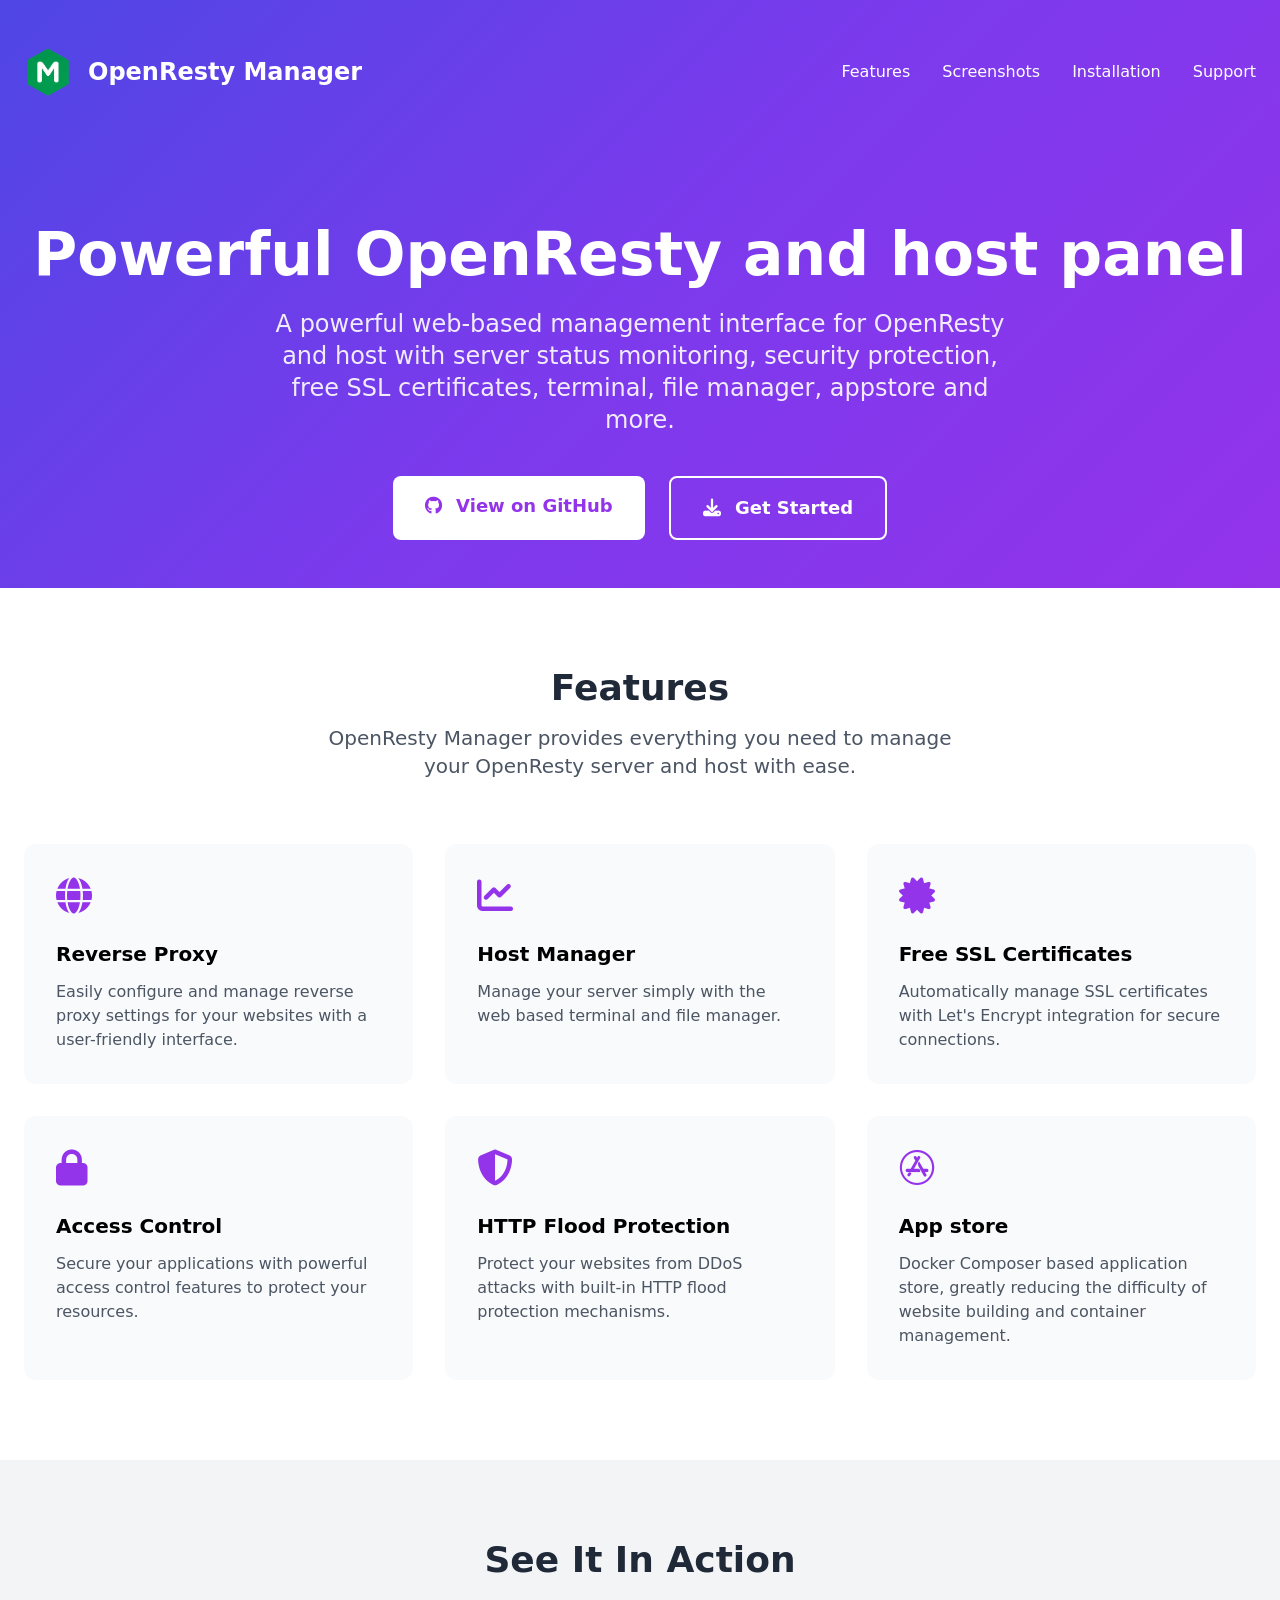
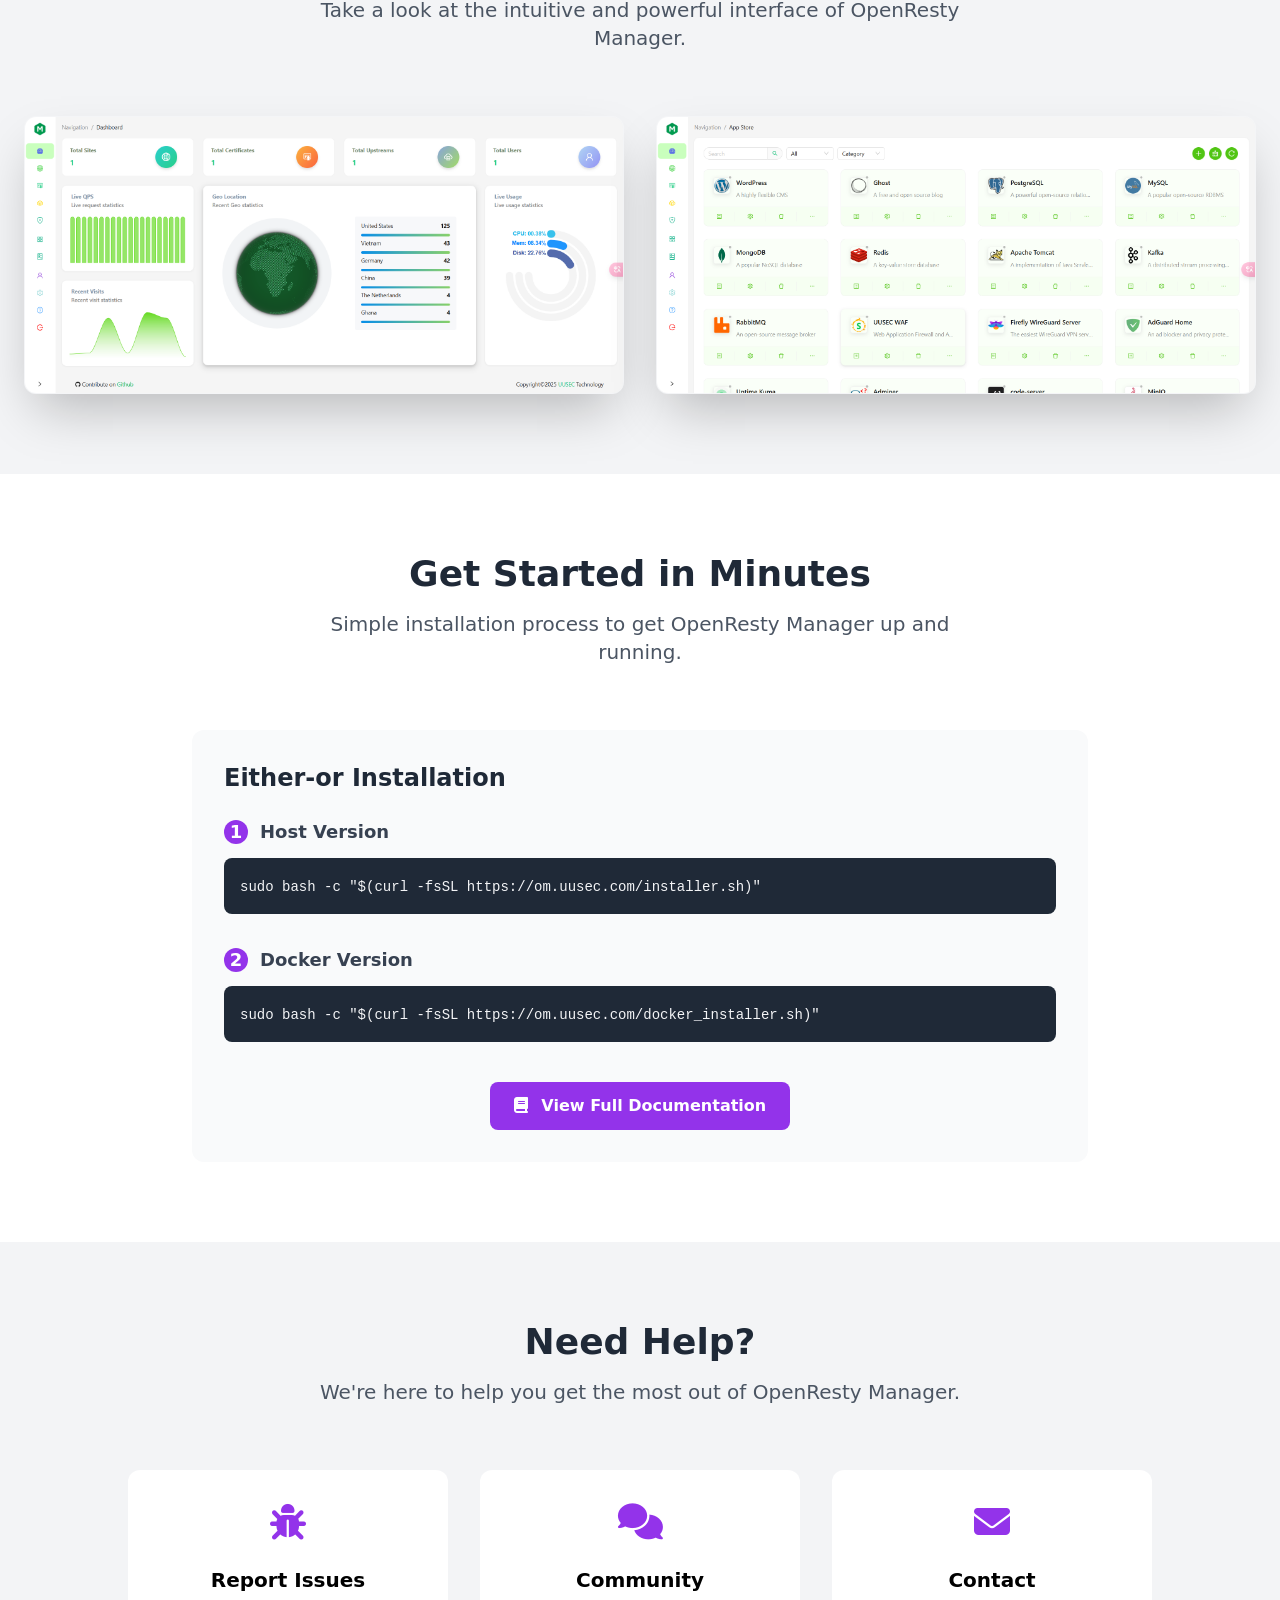
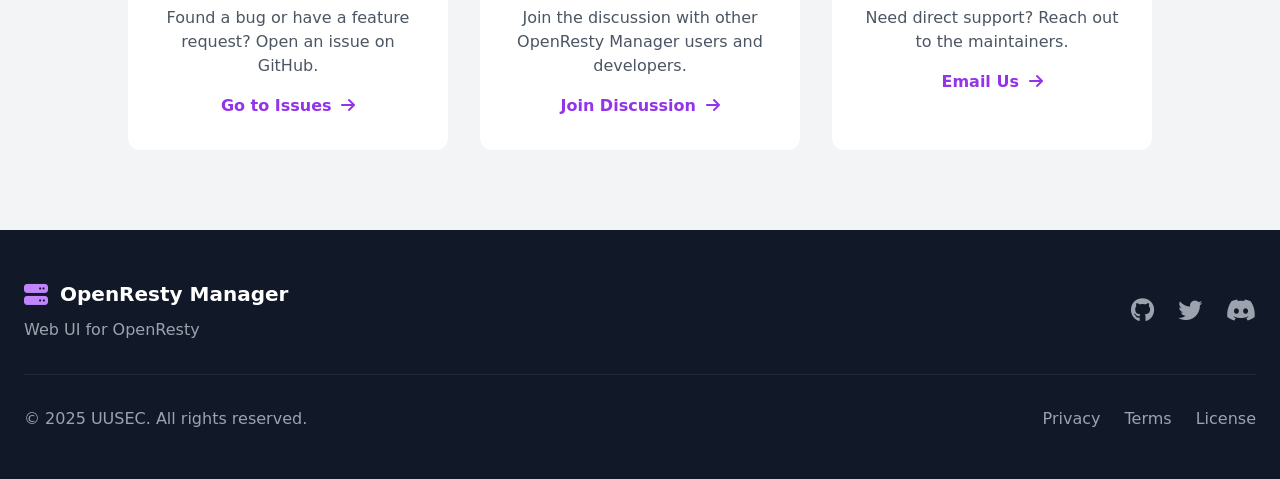
<file: docs/index.html>
<!DOCTYPE html>
<html lang="en">
	<head>
		<meta charset="UTF-8">
		<meta name="viewport" content="width=device-width, initial-scale=1.0">
		<title>OpenResty Manager - Free and open-source, easy-to-use, and powerful OpenResty and host management panel</title>
		<script src="tailwindcss.js"></script>
		<link rel="stylesheet" href="css/font-awesome.css">
		<style>
			.gradient-bg {
				background: linear-gradient(135deg, #4f46e5 0%, #7c3aed 50%, #9333ea 100%);
			}

			.feature-card:hover {
				transform: translateY(-5px);
				box-shadow: 0 20px 25px -5px rgba(0, 0, 0, 0.1), 0 10px 10px -5px rgba(0, 0, 0, 0.04);
			}

			.screenshot {
				border-radius: 12px;
				box-shadow: 0 25px 50px -12px rgba(0, 0, 0, 0.25);
				border: 1px solid rgba(255, 255, 255, 0.1);
			}

			.nav-link {
				position: relative;
			}

			.nav-link:after {
				content: '';
				position: absolute;
				width: 0;
				height: 2px;
				bottom: -2px;
				left: 0;
				background-color: white;
				transition: width 0.3s ease;
			}

			.nav-link:hover:after {
				width: 100%;
			}
		</style>
		<script>
			var language = navigator.language || navigator.userLanguage;
			switch (language) {
				case 'zh-CN':
					window.location.href = 'https://om.uusec.com/zh-cn/';
					break;
				default:
			}
		</script>
	</head>
	<body class="bg-gray-50 font-sans antialiased">
		<!-- Header -->
		<header class="gradient-bg text-white">
			<div class="container mx-auto px-6 py-12">
				<nav class="flex items-center justify-between">
					<div class="flex items-center space-x-4">
						<img src="logo.png" width="48px">
						<span class="text-2xl font-bold">OpenResty Manager</span>
					</div>
					<div class="hidden md:flex space-x-8">
						<a href="#features" class="nav-link">Features</a>
						<a href="#screenshots" class="nav-link">Screenshots</a>
						<a href="#installation" class="nav-link">Installation</a>
						<a href="#support" class="nav-link">Support</a>
					</div>
					<div class="md:hidden">
						<button class="text-white focus:outline-none">
							<i class="fas fa-bars text-2xl"></i>
						</button>
					</div>
				</nav>
				<div class="mt-20 md:mt-32 text-center">
					<h1 class="text-4xl md:text-6xl font-bold mb-6">Powerful OpenResty and host panel</h1>
					<p class="text-xl md:text-2xl max-w-3xl mx-auto mb-10 opacity-90">
						A powerful web-based management interface for OpenResty and host with server status monitoring, security protection,
						free SSL certificates, terminal, file manager, appstore and more.
					</p>
					<div class="flex flex-col md:flex-row justify-center space-y-4 md:space-y-0 md:space-x-6">
						<a href="https://github.com/Safe3/openresty-manager"
							class="bg-white text-purple-600 hover:bg-gray-100 px-8 py-4 rounded-lg font-semibold text-lg transition duration-300">
							<i class="fab fa-github mr-2"></i> View on GitHub
						</a>
						<a href="#installation"
							class="bg-transparent border-2 border-white hover:bg-white hover:text-purple-600 px-8 py-4 rounded-lg font-semibold text-lg transition duration-300">
							<i class="fas fa-download mr-2"></i> Get Started
						</a>
					</div>
				</div>
			</div>
		</header>

		<!-- Features Section -->
		<section id="features" class="py-20 bg-white">
			<div class="container mx-auto px-6">
				<div class="text-center mb-16">
					<h2 class="text-3xl md:text-4xl font-bold text-gray-800 mb-4">Features</h2>
					<p class="text-xl text-gray-600 max-w-2xl mx-auto">
						OpenResty Manager provides everything you need to manage your OpenResty server and host with ease.
					</p>
				</div>

				<div class="grid grid-cols-1 md:grid-cols-2 lg:grid-cols-3 gap-8">
					<div class="feature-card bg-gray-50 p-8 rounded-xl transition duration-300 hover:shadow-xl">
						<div class="text-purple-600 mb-6">
							<i class="fas fa-globe text-4xl"></i>
						</div>
						<h3 class="text-xl font-bold mb-3">Reverse Proxy</h3>
						<p class="text-gray-600">
							Easily configure and manage reverse proxy settings for your websites with a user-friendly
							interface.
						</p>
					</div>

					<div class="feature-card bg-gray-50 p-8 rounded-xl transition duration-300 hover:shadow-xl">
						<div class="text-purple-600 mb-6">
							<i class="fas fa-chart-line text-4xl"></i>
						</div>
						<h3 class="text-xl font-bold mb-3">Host Manager</h3>
						<p class="text-gray-600">
							Manage your server simply with the web based terminal and file manager.
						</p>
					</div>

					<div class="feature-card bg-gray-50 p-8 rounded-xl transition duration-300 hover:shadow-xl">
						<div class="text-purple-600 mb-6">
							<i class="fas fa-certificate text-4xl"></i>
						</div>
						<h3 class="text-xl font-bold mb-3">Free SSL Certificates</h3>
						<p class="text-gray-600">
							Automatically manage SSL certificates with Let's Encrypt integration for secure connections.
						</p>
					</div>

					<div class="feature-card bg-gray-50 p-8 rounded-xl transition duration-300 hover:shadow-xl">
						<div class="text-purple-600 mb-6">
							<i class="fas fa-lock text-4xl"></i>
						</div>
						<h3 class="text-xl font-bold mb-3">Access Control</h3>
						<p class="text-gray-600">
							Secure your applications with powerful access control features to protect your resources.
						</p>
					</div>

					<div class="feature-card bg-gray-50 p-8 rounded-xl transition duration-300 hover:shadow-xl">
						<div class="text-purple-600 mb-6">
							<i class="fas fa-shield-alt text-4xl"></i>
						</div>
						<h3 class="text-xl font-bold mb-3">HTTP Flood Protection</h3>
						<p class="text-gray-600">
							Protect your websites from DDoS attacks with built-in HTTP flood protection mechanisms.
						</p>
					</div>

					<div class="feature-card bg-gray-50 p-8 rounded-xl transition duration-300 hover:shadow-xl">
						<div class="text-purple-600 mb-6">
							<i class="fab fa-app-store text-4xl"></i>
						</div>
						<h3 class="text-xl font-bold mb-3">App store</h3>
						<p class="text-gray-600">
							Docker Composer based application store, greatly reducing the difficulty of website building and container management.
						</p>
					</div>
				</div>
			</div>
		</section>

		<!-- Screenshots Section -->
		<section id="screenshots" class="py-20 bg-gray-100">
			<div class="container mx-auto px-6">
				<div class="text-center mb-16">
					<h2 class="text-3xl md:text-4xl font-bold text-gray-800 mb-4">See It In Action</h2>
					<p class="text-xl text-gray-600 max-w-2xl mx-auto">
						Take a look at the intuitive and powerful interface of OpenResty Manager.
					</p>
				</div>

				<div class="grid grid-cols-1 md:grid-cols-2 gap-8">
					<div class="flex justify-center">
						<img src="openresty-manager.png" alt="Dashboard Screenshot" class="screenshot w-full max-w-2xl">
					</div>
					<div class="flex justify-center">
						<img src="appstore.png" alt="Appstore Screenshot" class="screenshot w-full max-w-2xl">
					</div>
				</div>
			</div>
		</section>

		<!-- Installation Section -->
		<section id="installation" class="py-20 bg-white">
			<div class="container mx-auto px-6">
				<div class="text-center mb-16">
					<h2 class="text-3xl md:text-4xl font-bold text-gray-800 mb-4">Get Started in Minutes</h2>
					<p class="text-xl text-gray-600 max-w-2xl mx-auto">
						Simple installation process to get OpenResty Manager up and running.
					</p>
				</div>

				<div class="max-w-4xl mx-auto bg-gray-50 rounded-xl p-8">
					<h3 class="text-2xl font-bold mb-6 text-gray-800">Either-or Installation</h3>

					<div class="mb-8">
						<h4 class="text-lg font-semibold mb-3 text-gray-700 flex items-center">
							<span
								class="bg-purple-600 text-white rounded-full w-6 h-6 flex items-center justify-center mr-3">1</span>
							Host Version
						</h4>
						<div class="bg-gray-800 text-gray-100 p-4 rounded-lg overflow-x-auto">
							<code class="text-sm">
								sudo bash -c "$(curl -fsSL https://om.uusec.com/installer.sh)"
							</code>
						</div>
					</div>

					<div class="mb-8">
						<h4 class="text-lg font-semibold mb-3 text-gray-700 flex items-center">
							<span
								class="bg-purple-600 text-white rounded-full w-6 h-6 flex items-center justify-center mr-3">2</span>
							Docker Version
						</h4>
						<div class="bg-gray-800 text-gray-100 p-4 rounded-lg overflow-x-auto">
							<code class="text-sm">
								sudo bash -c "$(curl -fsSL https://om.uusec.com/docker_installer.sh)"
							</code>
						</div>
					</div>
					<div class="mt-10 text-center">
						<a href="https://github.com/Safe3/openresty-manager/blob/main/README.md"
							class="inline-block bg-purple-600 hover:bg-purple-700 text-white px-6 py-3 rounded-lg font-semibold transition duration-300">
							<i class="fas fa-book mr-2"></i> View Full Documentation
						</a>
					</div>
				</div>
			</div>
		</section>

		<!-- Support Section -->
		<section id="support" class="py-20 bg-gray-100">
			<div class="container mx-auto px-6">
				<div class="text-center mb-16">
					<h2 class="text-3xl md:text-4xl font-bold text-gray-800 mb-4">Need Help?</h2>
					<p class="text-xl text-gray-600 max-w-2xl mx-auto">
						We're here to help you get the most out of OpenResty Manager.
					</p>
				</div>

				<div class="grid grid-cols-1 md:grid-cols-3 gap-8 max-w-5xl mx-auto">
					<div class="bg-white p-8 rounded-xl text-center">
						<div class="text-purple-600 mb-6">
							<i class="fas fa-bug text-4xl"></i>
						</div>
						<h3 class="text-xl font-bold mb-3">Report Issues</h3>
						<p class="text-gray-600 mb-4">
							Found a bug or have a feature request? Open an issue on GitHub.
						</p>
						<a href="https://github.com/Safe3/openresty-manager/issues"
							class="text-purple-600 font-semibold hover:underline">
							Go to Issues <i class="fas fa-arrow-right ml-1"></i>
						</a>
					</div>

					<div class="bg-white p-8 rounded-xl text-center">
						<div class="text-purple-600 mb-6">
							<i class="fas fa-comments text-4xl"></i>
						</div>
						<h3 class="text-xl font-bold mb-3">Community</h3>
						<p class="text-gray-600 mb-4">
							Join the discussion with other OpenResty Manager users and developers.
						</p>
						<a href="https://github.com/Safe3/openresty-manager/discussions"
							class="text-purple-600 font-semibold hover:underline">
							Join Discussion <i class="fas fa-arrow-right ml-1"></i>
						</a>
					</div>

					<div class="bg-white p-8 rounded-xl text-center">
						<div class="text-purple-600 mb-6">
							<i class="fas fa-envelope text-4xl"></i>
						</div>
						<h3 class="text-xl font-bold mb-3">Contact</h3>
						<p class="text-gray-600 mb-4">
							Need direct support? Reach out to the maintainers.
						</p>
						<a href="mailto:support@uusec.com" class="text-purple-600 font-semibold hover:underline">
							Email Us <i class="fas fa-arrow-right ml-1"></i>
						</a>
					</div>
				</div>
			</div>
		</section>

		<!-- Footer -->
		<footer class="bg-gray-900 text-white py-12">
			<div class="container mx-auto px-6">
				<div class="flex flex-col md:flex-row justify-between items-center">
					<div class="mb-6 md:mb-0">
						<div class="flex items-center space-x-3">
							<i class="fas fa-server text-2xl text-purple-400"></i>
							<span class="text-xl font-bold">OpenResty Manager</span>
						</div>
						<p class="text-gray-400 mt-2">Web UI for OpenResty</p>
					</div>

					<div class="flex space-x-6">
						<a href="https://github.com/Safe3/openresty-manager"
							class="text-gray-400 hover:text-white transition duration-300">
							<i class="fab fa-github text-2xl"></i>
						</a>
						<a href="#" class="text-gray-400 hover:text-white transition duration-300">
							<i class="fab fa-twitter text-2xl"></i>
						</a>
						<a href="#" class="text-gray-400 hover:text-white transition duration-300">
							<i class="fab fa-discord text-2xl"></i>
						</a>
					</div>
				</div>

				<div class="border-t border-gray-800 mt-8 pt-8 flex flex-col md:flex-row justify-between items-center">
					<p class="text-gray-400 mb-4 md:mb-0">
						&copy; 2025 UUSEC. All rights reserved.
					</p>
					<div class="flex space-x-6">
						<a href="#" class="text-gray-400 hover:text-white transition duration-300">Privacy</a>
						<a href="#" class="text-gray-400 hover:text-white transition duration-300">Terms</a>
						<a href="#" class="text-gray-400 hover:text-white transition duration-300">License</a>
					</div>
				</div>
			</div>
		</footer>

		<script>
			// Smooth scrolling for anchor links
			document.querySelectorAll('a[href^="#"]').forEach(anchor => {
				anchor.addEventListener('click', function(e) {
					e.preventDefault();

					document.querySelector(this.getAttribute('href')).scrollIntoView({
						behavior: 'smooth'
					});
				});
			});

			// Mobile menu toggle would go here
			// This is a placeholder for actual implementation
			document.querySelector('.md\\:hidden button').addEventListener('click', function() {
				alert('Mobile menu would open here in a full implementation');
			});
		</script>
	</body>
</html>
</file>
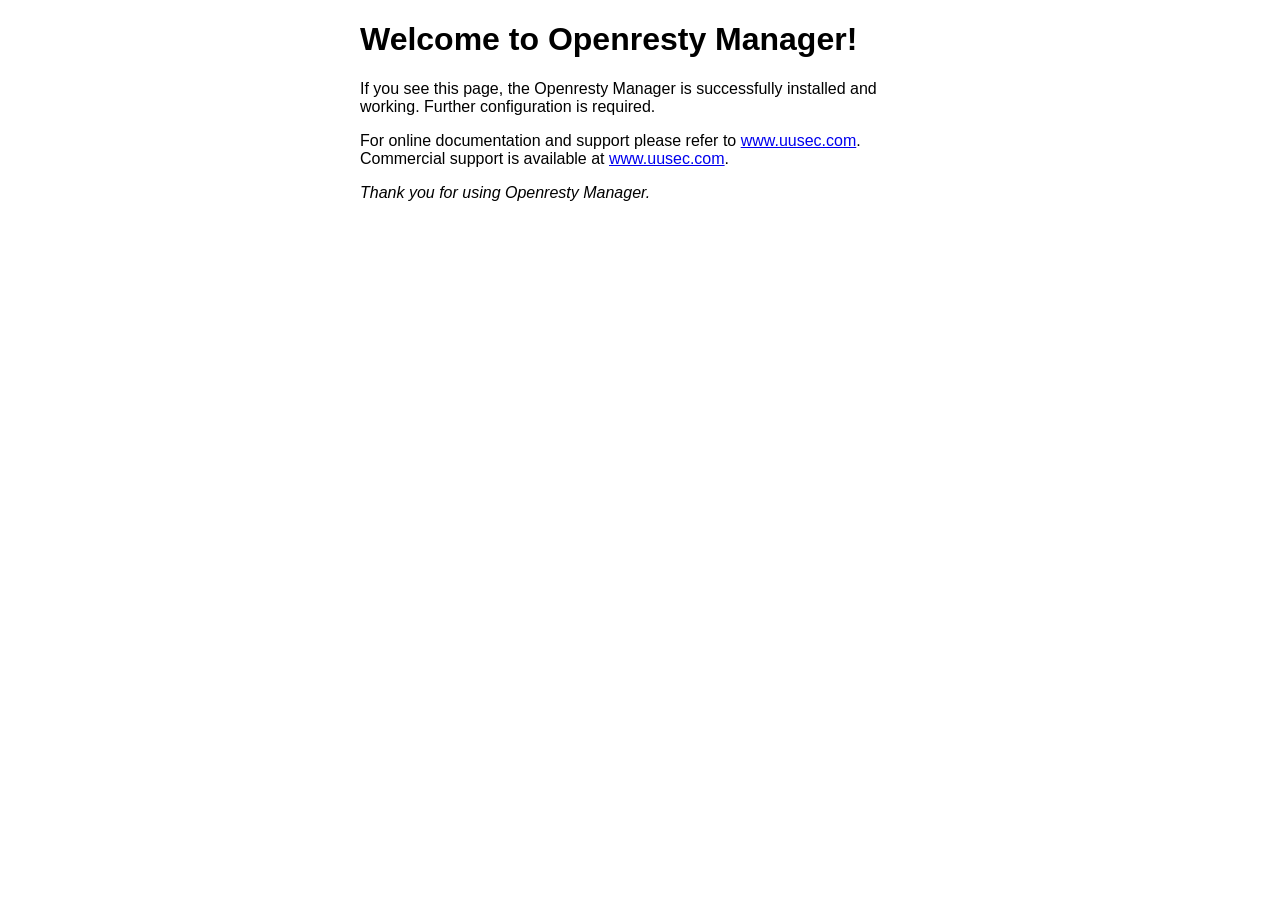
<file: nginx/html/index.html>
<!DOCTYPE html>
<html>
<head>
<title>Welcome to Openresty Manager!</title>
<style>
html { color-scheme: light dark; }
body { width: 35em; margin: 0 auto;
font-family: Tahoma, Verdana, Arial, sans-serif; }
</style>
</head>
<body>
<h1>Welcome to Openresty Manager!</h1>
<p>If you see this page, the Openresty Manager is successfully installed and
working. Further configuration is required.</p>

<p>For online documentation and support please refer to
<a href="http://www.uusec.com/">www.uusec.com</a>.<br/>
Commercial support is available at
<a href="http://www.uusec.com/">www.uusec.com</a>.</p>

<p><em>Thank you for using Openresty Manager.</em></p>
</body>
</html>
</file>
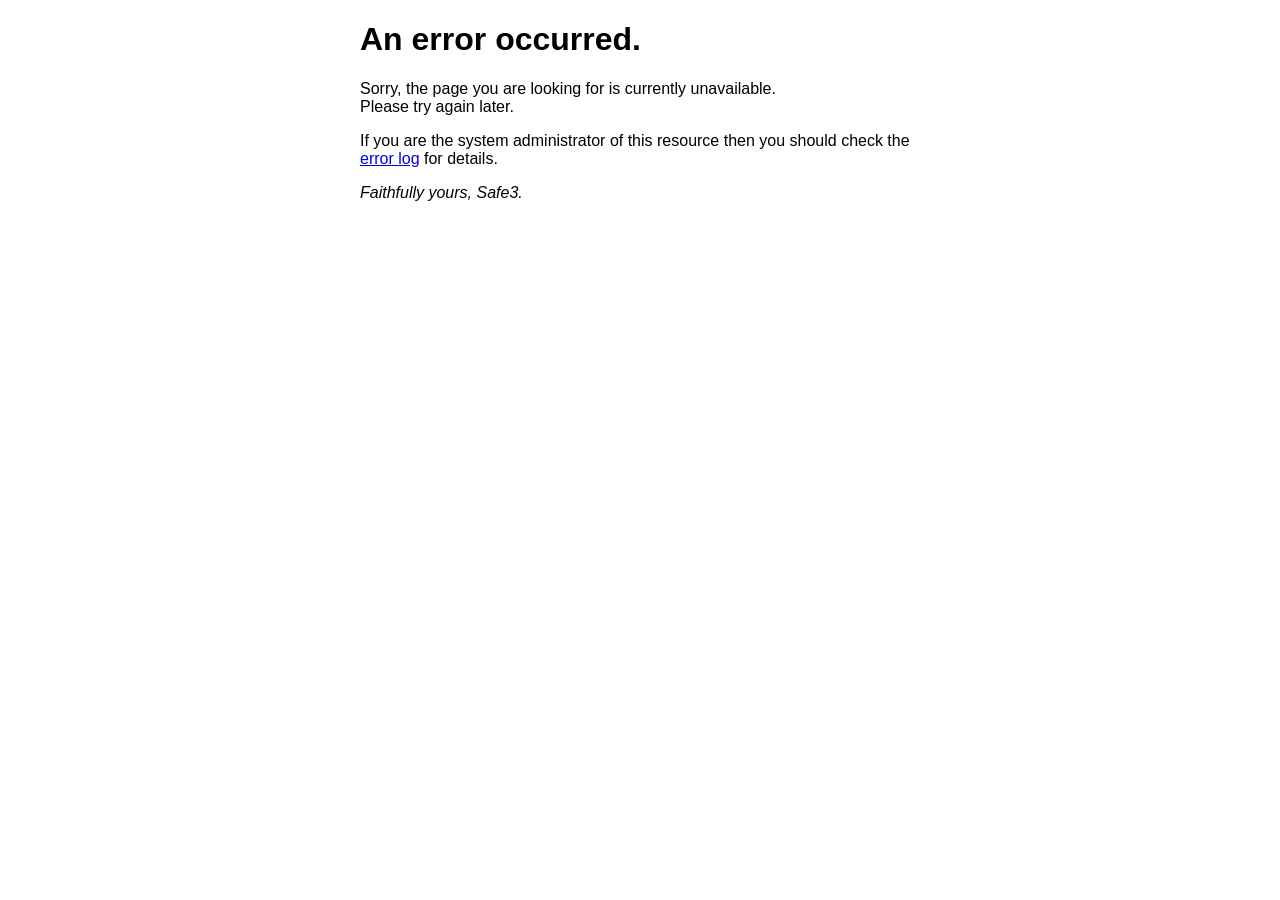
<file: nginx/html/50x.html>
<!DOCTYPE html>
<html>
<head>
<title>Error</title>
<style>
html { color-scheme: light dark; }
body { width: 35em; margin: 0 auto;
font-family: Tahoma, Verdana, Arial, sans-serif; }
</style>
</head>
<body>
<h1>An error occurred.</h1>
<p>Sorry, the page you are looking for is currently unavailable.<br/>
Please try again later.</p>
<p>If you are the system administrator of this resource then you should check
the <a href="http://www.uusec.com">error log</a> for details.</p>
<p><em>Faithfully yours, Safe3.</em></p>
</body>
</html>
</file>
